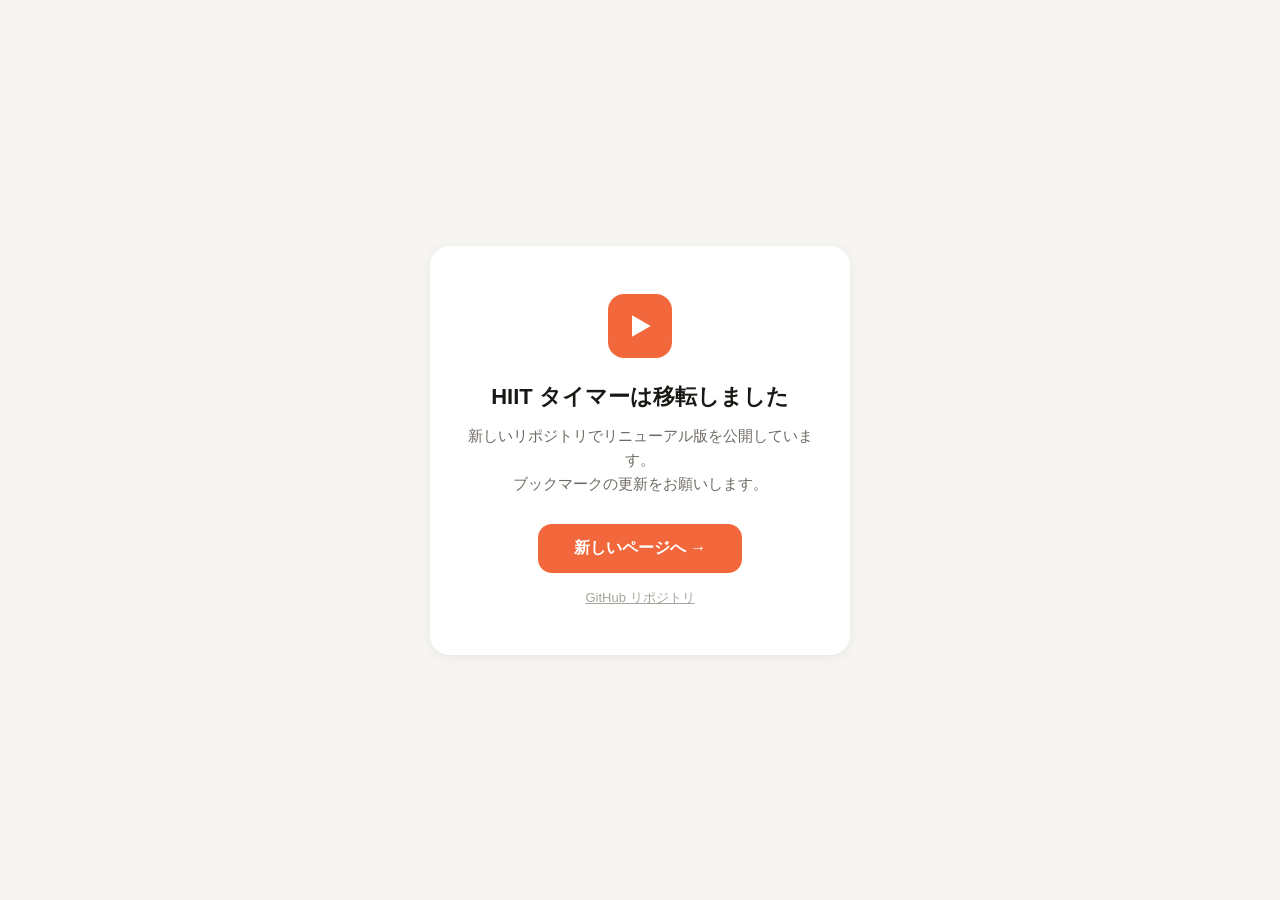
<file: deploy/redirect/index.html>
<!DOCTYPE html>
<html lang="ja">
<head>
<meta charset="utf-8">
<meta name="viewport" content="width=device-width, initial-scale=1">
<title>HIIT タイマー - 移転しました</title>
<style>
  * { box-sizing: border-box; margin: 0; padding: 0; }
  body {
    min-height: 100vh;
    display: flex;
    align-items: center;
    justify-content: center;
    background: #F7F5F2;
    font-family: -apple-system, BlinkMacSystemFont, 'Segoe UI', 'Noto Sans JP', sans-serif;
    color: #191815;
    padding: 24px;
  }
  .card {
    max-width: 420px;
    width: 100%;
    background: #fff;
    border-radius: 20px;
    padding: 48px 32px;
    text-align: center;
    box-shadow: 0 2px 12px rgba(0,0,0,0.06);
  }
  .icon {
    width: 64px;
    height: 64px;
    border-radius: 16px;
    background: #F2683C;
    display: flex;
    align-items: center;
    justify-content: center;
    margin: 0 auto 24px;
  }
  h1 {
    font-size: 22px;
    font-weight: 700;
    margin-bottom: 12px;
  }
  p {
    font-size: 15px;
    color: #6E6A62;
    line-height: 1.6;
    margin-bottom: 28px;
  }
  .btn {
    display: inline-block;
    background: #F2683C;
    color: #fff;
    font-size: 16px;
    font-weight: 700;
    text-decoration: none;
    padding: 14px 36px;
    border-radius: 14px;
    transition: opacity 0.2s;
  }
  .btn:hover { opacity: 0.85; }
  .sub {
    margin-top: 16px;
    font-size: 13px;
    color: #A8A49C;
  }
  .sub a { color: #A8A49C; }
</style>
</head>
<body>
<div class="card">
  <div class="icon">
    <svg width="32" height="32" viewBox="0 0 24 24" fill="none">
      <polygon points="6,4 20,12 6,20" fill="#fff"/>
    </svg>
  </div>
  <h1>HIIT タイマーは移転しました</h1>
  <p>新しいリポジトリでリニューアル版を公開しています。<br>ブックマークの更新をお願いします。</p>
  <a class="btn" href="https://tatsuosakurai.github.io/hiit-timer/">新しいページへ →</a>
  <div class="sub">
    <a href="https://github.com/tatsuosakurai/hiit-timer">GitHub リポジトリ</a>
  </div>
</div>
</body>
</html>
</file>
